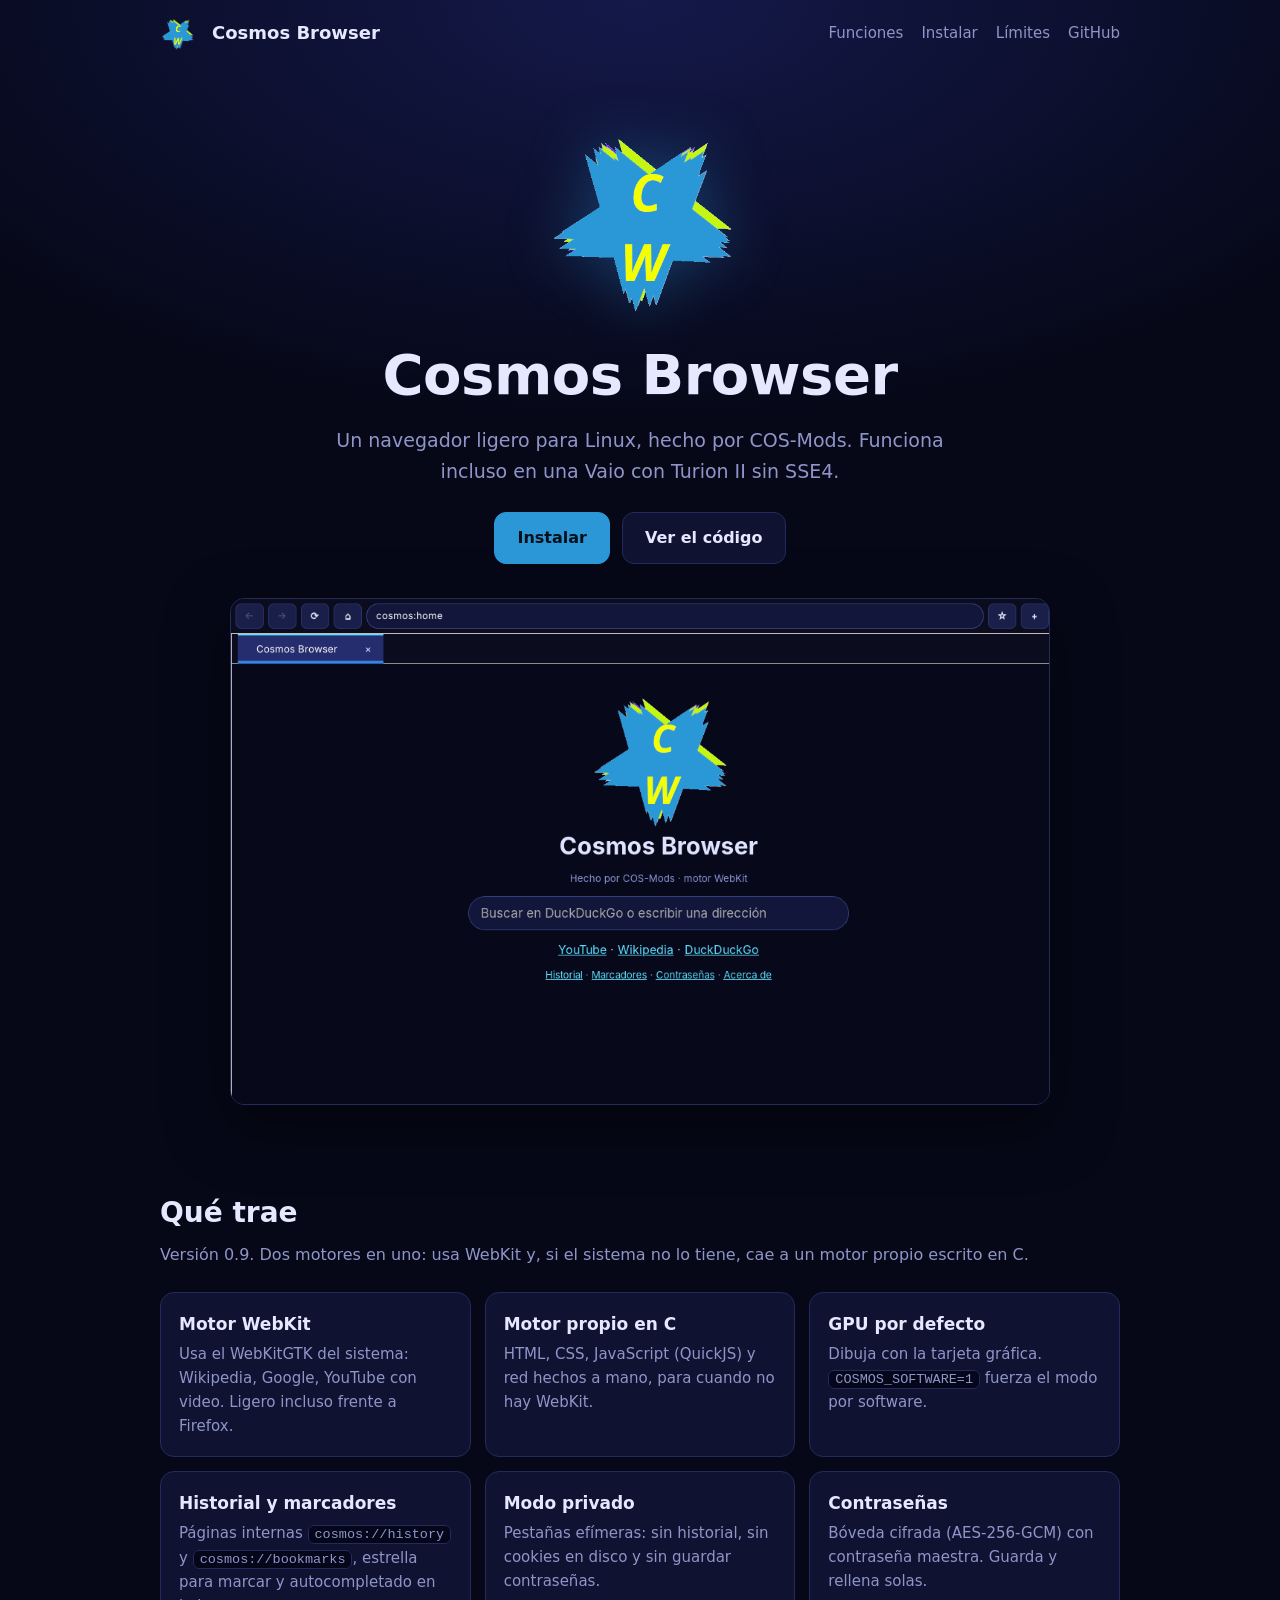
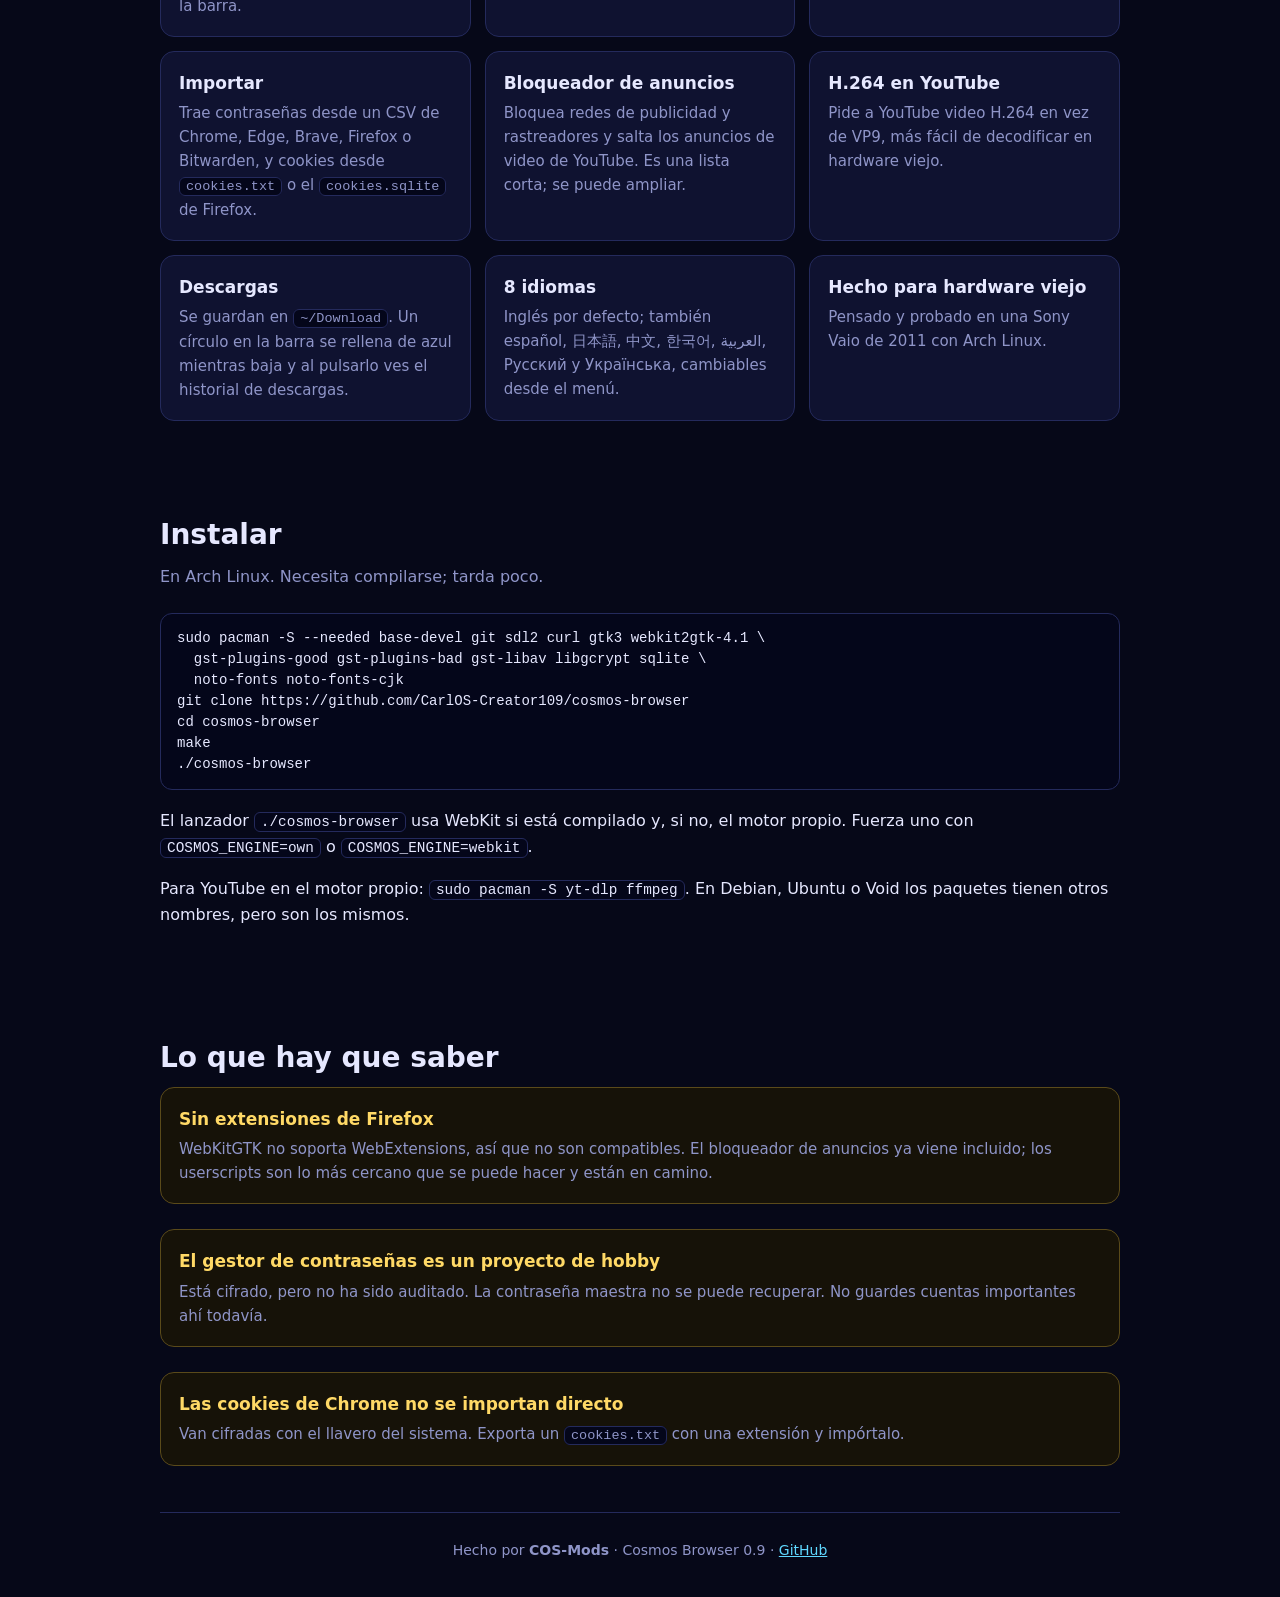
<file: site/index.html>
<!doctype html>
<html lang="es"><head><meta charset="utf-8"><meta name="viewport" content="width=device-width,initial-scale=1">
<title>Cosmos Browser</title>
<meta name="description" content="Cosmos Browser: un navegador ligero para Linux hecho por COS-Mods, con WebKit y un motor propio en C para hardware viejo.">
<meta property="og:title" content="Cosmos Browser"><meta property="og:description" content="Navegador ligero para Linux, hecho por COS-Mods.">
<meta property="og:image" content="img/logo.png"><meta name="theme-color" content="#060818">
<link rel="icon" href="img/favicon.png"><link rel="stylesheet" href="style.css"></head>
<body><div class="wrap">
<nav><img src="img/logo.png" alt=""><b>Cosmos Browser</b><a href="#funciones">Funciones</a><a href="#instalar">Instalar</a><a href="#limites">Límites</a><a href="https://github.com/CarlOS-Creator109/cosmos-browser">GitHub</a></nav>

<header class="hero">
<img class="logo" src="img/logo.png" alt="Logo de Cosmos Browser">
<h1>Cosmos Browser</h1>
<p class="tag">Un navegador ligero para Linux, hecho por COS-Mods. Funciona incluso en una Vaio con Turion II sin SSE4.</p>
<div class="btns"><a class="btn main" href="#instalar">Instalar</a><a class="btn" href="https://github.com/CarlOS-Creator109/cosmos-browser">Ver el código</a></div>
<div class="shot"><img src="img/inicio.png" alt="Página de inicio de Cosmos Browser" width="1100" height="680"></div>
</header>

<section id="funciones"><h2>Qué trae</h2><p class="sub">Versión 0.9. Dos motores en uno: usa WebKit y, si el sistema no lo tiene, cae a un motor propio escrito en C.</p>
<div class="grid">
<div class="card"><h3>Motor WebKit</h3><p>Usa el WebKitGTK del sistema: Wikipedia, Google, YouTube con video. Ligero incluso frente a Firefox.</p></div>
<div class="card"><h3>Motor propio en C</h3><p>HTML, CSS, JavaScript (QuickJS) y red hechos a mano, para cuando no hay WebKit.</p></div>
<div class="card"><h3>GPU por defecto</h3><p>Dibuja con la tarjeta gráfica. <code>COSMOS_SOFTWARE=1</code> fuerza el modo por software.</p></div>
<div class="card"><h3>Historial y marcadores</h3><p>Páginas internas <code>cosmos://history</code> y <code>cosmos://bookmarks</code>, estrella para marcar y autocompletado en la barra.</p></div>
<div class="card"><h3>Modo privado</h3><p>Pestañas efímeras: sin historial, sin cookies en disco y sin guardar contraseñas.</p></div>
<div class="card"><h3>Contraseñas</h3><p>Bóveda cifrada (AES-256-GCM) con contraseña maestra. Guarda y rellena solas.</p></div>
<div class="card"><h3>Importar</h3><p>Trae contraseñas desde un CSV de Chrome, Edge, Brave, Firefox o Bitwarden, y cookies desde <code>cookies.txt</code> o el <code>cookies.sqlite</code> de Firefox.</p></div>
<div class="card"><h3>Bloqueador de anuncios</h3><p>Bloquea redes de publicidad y rastreadores y salta los anuncios de video de YouTube. Es una lista corta; se puede ampliar.</p></div>
<div class="card"><h3>H.264 en YouTube</h3><p>Pide a YouTube video H.264 en vez de VP9, más fácil de decodificar en hardware viejo.</p></div>
<div class="card"><h3>Descargas</h3><p>Se guardan en <code>~/Download</code>. Un círculo en la barra se rellena de azul mientras baja y al pulsarlo ves el historial de descargas.</p></div>
<div class="card"><h3>8 idiomas</h3><p>Inglés por defecto; también español, 日本語, 中文, 한국어, العربية, Русский y Українська, cambiables desde el menú.</p></div>
<div class="card"><h3>Hecho para hardware viejo</h3><p>Pensado y probado en una Sony Vaio de 2011 con Arch Linux.</p></div>
</div></section>

<section id="instalar"><h2>Instalar</h2><p class="sub">En Arch Linux. Necesita compilarse; tarda poco.</p>
<pre><code>sudo pacman -S --needed base-devel git sdl2 curl gtk3 webkit2gtk-4.1 \
  gst-plugins-good gst-plugins-bad gst-libav libgcrypt sqlite \
  noto-fonts noto-fonts-cjk
git clone https://github.com/CarlOS-Creator109/cosmos-browser
cd cosmos-browser
make
./cosmos-browser</code></pre>
<p>El lanzador <code>./cosmos-browser</code> usa WebKit si está compilado y, si no, el motor propio. Fuerza uno con <code>COSMOS_ENGINE=own</code> o <code>COSMOS_ENGINE=webkit</code>.</p>
<p>Para YouTube en el motor propio: <code>sudo pacman -S yt-dlp ffmpeg</code>. En Debian, Ubuntu o Void los paquetes tienen otros nombres, pero son los mismos.</p></section>

<section id="limites"><h2>Lo que hay que saber</h2>
<div class="card honest"><h3>Sin extensiones de Firefox</h3><p>WebKitGTK no soporta WebExtensions, así que no son compatibles. El bloqueador de anuncios ya viene incluido; los userscripts son lo más cercano que se puede hacer y están en camino.</p></div>
<br><div class="card honest"><h3>El gestor de contraseñas es un proyecto de hobby</h3><p>Está cifrado, pero no ha sido auditado. La contraseña maestra no se puede recuperar. No guardes cuentas importantes ahí todavía.</p></div>
<br><div class="card honest"><h3>Las cookies de Chrome no se importan directo</h3><p>Van cifradas con el llavero del sistema. Exporta un <code>cookies.txt</code> con una extensión y impórtalo.</p></div>
</section>

<footer>Hecho por <b>COS-Mods</b> · Cosmos Browser 0.9 · <a href="https://github.com/CarlOS-Creator109/cosmos-browser">GitHub</a></footer>
</div></body></html>
</file>
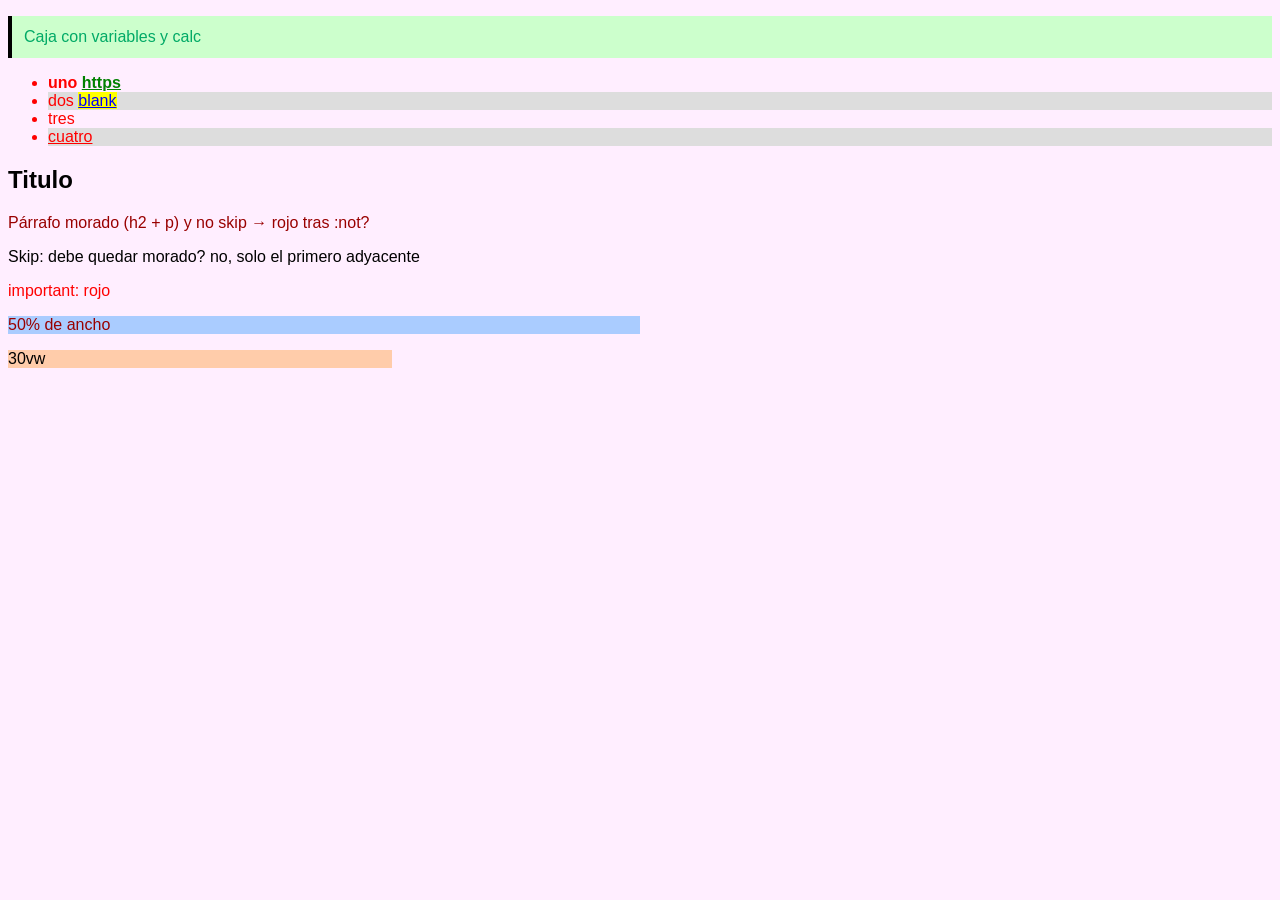
<file: tests/css1.html>
<!doctype html><html><head><meta charset="utf-8"><title>css1</title>
<style>
:root{--main:#0a6;--pad:12px;--bg:#fef}
body{background:var(--bg);font-family:sans-serif}
.box{padding:var(--pad);color:var(--main);margin:calc(2 * 8px) 0}
ul > li{color:red}
ul li a{color:blue}
li:first-child{font-weight:bold}
li:nth-child(even){background:#ddd}
li:last-child{text-decoration:underline}
h2 + p{color:purple}
a[href^="https"]{color:green}
a[target=_blank]{background:yellow}
p:not(.skip){border:0;color:#900}
.imp{color:red !important}
.imp{color:blue}
@media (max-width: 600px){ .box{background:#f00} }
@media (min-width: 600px){ .box{border-left:4px solid #000;background:#cfc} }
@media print{ .box{display:none} }
p.w{width:calc(50% - 10px);width:50%;background:#acf}
.vw{width:30vw;background:#fca}
a:hover{color:orange}
</style></head><body>
<div class="box">Caja con variables y calc</div>
<ul><li>uno <a href="https://x.org">https</a></li><li>dos <a href="http://x.org" target="_blank">blank</a></li><li>tres</li><li>cuatro</li></ul>
<h2>Titulo</h2><p>Párrafo morado (h2 + p) y no skip → rojo tras :not?</p>
<p class="skip">Skip: debe quedar morado? no, solo el primero adyacente</p>
<p class="imp">important: rojo</p>
<p class="w">50% de ancho</p>
<div class="vw">30vw</div>
</body></html>
</file>
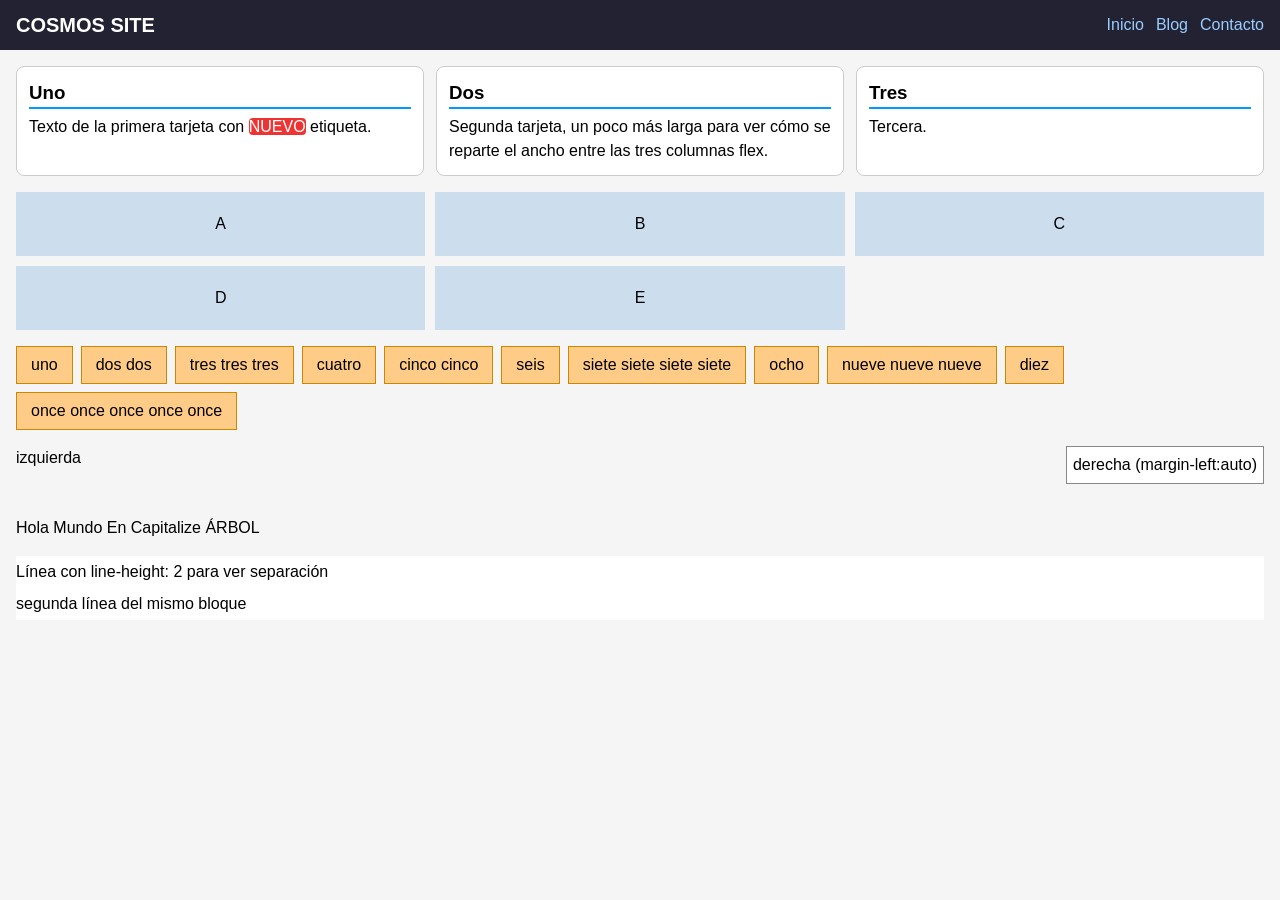
<file: tests/css2.html>
<!doctype html><html><head><meta charset="utf-8"><title>css2</title>
<style>
*{box-sizing:border-box}
body{margin:0;font-family:sans-serif;line-height:1.5;background:#f5f5f5}
.nav{display:flex;justify-content:space-between;align-items:center;background:#223;color:#fff;padding:10px 16px}
.nav a{color:#9cf;text-decoration:none;margin-left:12px}
.nav .logo{font-weight:bold;font-size:20px;text-transform:uppercase;color:#fff}
.row{display:flex;gap:12px;padding:16px}
.card{flex:1;background:#fff;border:1px solid #ccc;border-radius:8px;padding:12px}
.card h3{margin:0 0 6px;border-bottom:2px solid #09f}
.badge{background:#e33;color:#fff;border-radius:4px}
.grid{display:grid;grid-template-columns:repeat(3,1fr);gap:10px;padding:0 16px 16px}
.grid div{background:#cde;padding:20px;text-align:center}
.wrap{display:flex;flex-wrap:wrap;gap:8px;padding:0 16px}
.wrap span{background:#fc8;padding:6px 14px;border:1px solid #c80}
.push{margin-left:auto;background:#fff;border:1px solid #888;padding:6px}
.bar{display:flex;padding:16px}
.cap{text-transform:capitalize}
.lh{line-height:2;background:#fff;margin:0 16px}
</style></head><body>
<div class="nav"><span class="logo">Cosmos site</span><span><a href="#">Inicio</a><a href="#">Blog</a><a href="#">Contacto</a></span></div>
<div class="row">
<div class="card"><h3>Uno</h3>Texto de la primera tarjeta con <span class="badge">NUEVO</span> etiqueta.</div>
<div class="card"><h3>Dos</h3>Segunda tarjeta, un poco más larga para ver cómo se reparte el ancho entre las tres columnas flex.</div>
<div class="card"><h3>Tres</h3>Tercera.</div>
</div>
<div class="grid"><div>A</div><div>B</div><div>C</div><div>D</div><div>E</div></div>
<div class="wrap"><span>uno</span><span>dos dos</span><span>tres tres tres</span><span>cuatro</span><span>cinco cinco</span><span>seis</span><span>siete siete siete siete</span><span>ocho</span><span>nueve nueve nueve</span><span>diez</span><span>once once once once once</span></div>
<div class="bar"><div>izquierda</div><div class="push">derecha (margin-left:auto)</div></div>
<p class="cap" style="padding:0 16px">hola mundo en capitalize ÁRBOL</p>
<div class="lh">Línea con line-height: 2 para ver separación<br>segunda línea del mismo bloque</div>
</body></html>
</file>
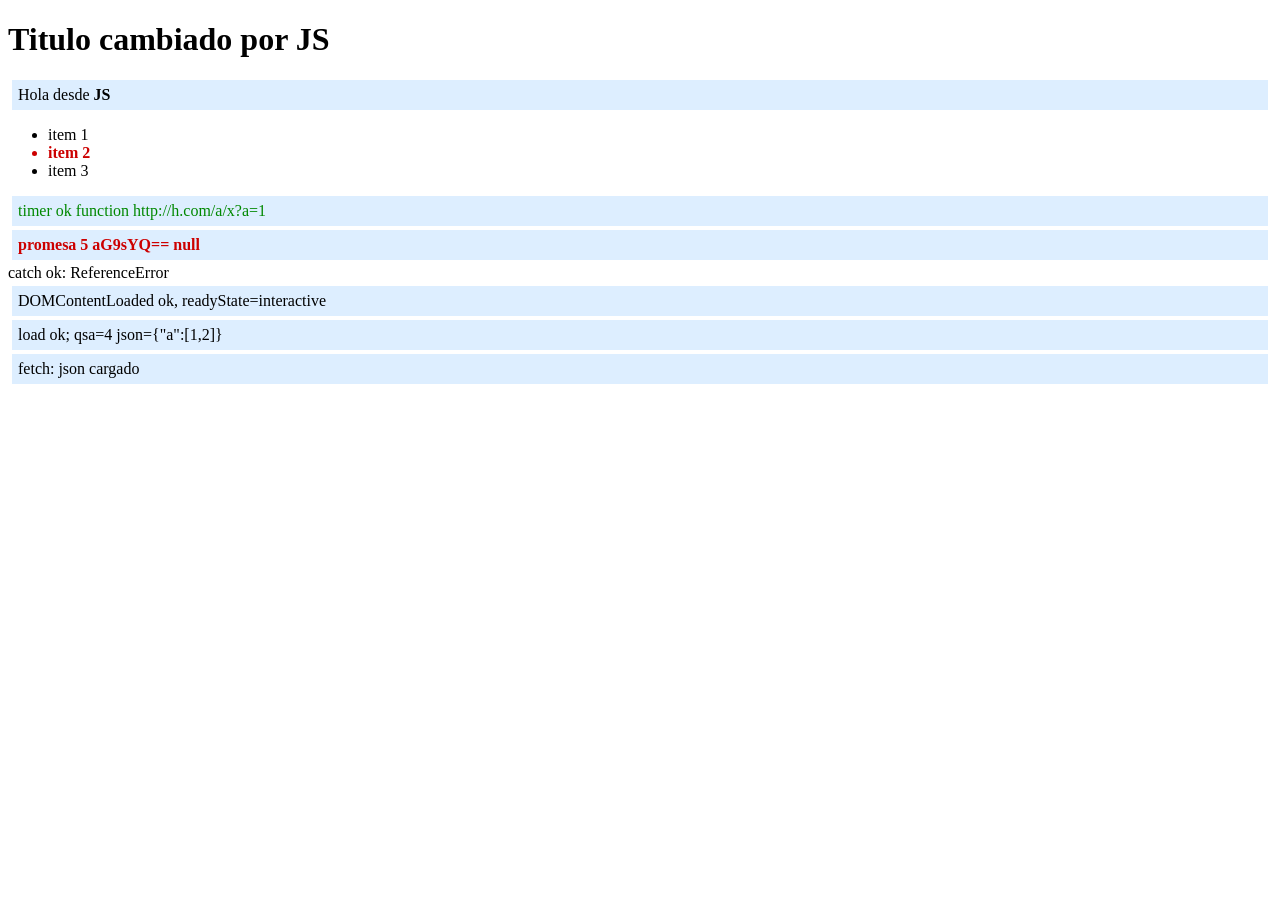
<file: tests/js1.html>
<!doctype html><html><head><title>JS test</title>
<style>.box{background:#def;padding:6px;margin:4px} .hot{color:#c00;font-weight:bold}</style></head>
<body><h1 id="t">Titulo</h1><div id="out"></div><ul id="list"></ul>
<script>
var out = document.getElementById('out');
out.innerHTML = '<p class="box">Hola desde <b>JS</b></p>';
document.getElementById('t').textContent = 'Titulo cambiado por JS';
for (var i=1;i<=3;i++){ var li=document.createElement('li'); li.textContent='item '+i; li.className = i==2?'hot':''; document.getElementById('list').appendChild(li); }
var d=document.createElement('div'); d.className='box'; d.id='later'; d.textContent='esperando timer...'; document.body.appendChild(d);
setTimeout(function(){ d.textContent='timer ok '+ (typeof URL) + ' ' + new URL('../x?a=1','http://h.com/a/b/c').href; d.style.color='#080'; },100);
document.addEventListener('DOMContentLoaded', function(){ var e=document.createElement('div'); e.className='box'; e.textContent='DOMContentLoaded ok, readyState='+document.readyState; document.body.appendChild(e); });
window.addEventListener('load', function(){ var e=document.createElement('div'); e.className='box'; e.textContent='load ok; qsa=' + document.querySelectorAll('.box').length + ' json=' + JSON.stringify({a:[1,2]}); document.body.appendChild(e); });
Promise.resolve(5).then(function(v){ var e=document.createElement('div'); e.className='box hot'; e.textContent='promesa '+v+' '+btoa('hola')+' '+localStorage.getItem('x'); document.body.appendChild(e); });
</script>
<script>
fetch('js1b.json').then(r=>r.json()).then(j=>{ var e=document.createElement('div'); e.className='box'; e.textContent='fetch: '+j.msg; document.body.appendChild(e); });
try { nope(); } catch(e) { var z=document.createElement('div'); z.textContent='catch ok: '+e.name; document.body.appendChild(z); }
</script>
</body></html>
</file>
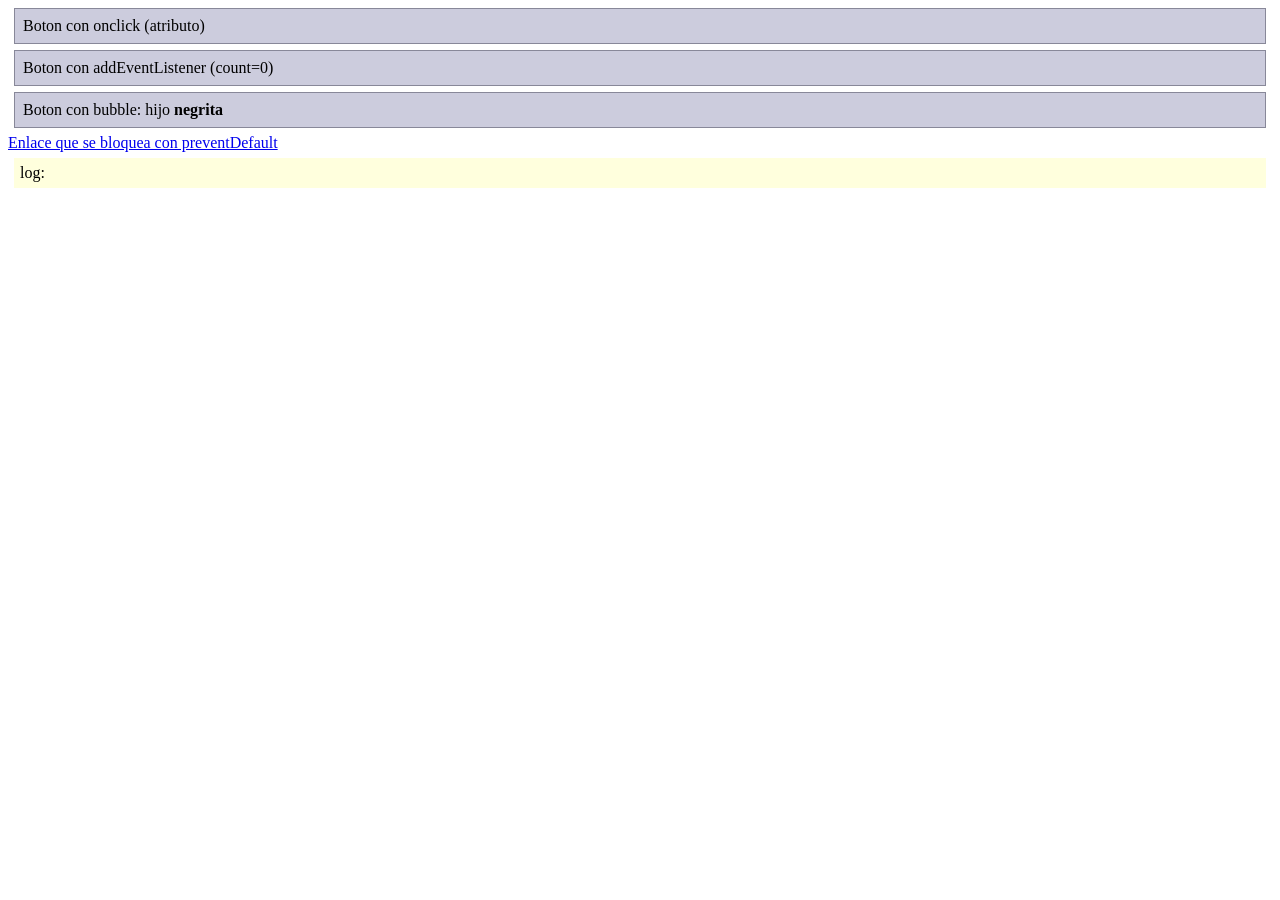
<file: tests/js2.html>
<!doctype html><html><head><title>JS clicks</title>
<style>.btn{display:block;background:#ccd;padding:8px;margin:6px;border:1px solid #889} .on{background:#9d9;} #log{background:#ffd;padding:6px;margin:6px}</style></head>
<body><div class="btn" id="b1" onclick="document.getElementById('log').textContent+=' [attr-click]'; this.className='btn on'">Boton con onclick (atributo)</div>
<div class="btn" id="b2">Boton con addEventListener (count=0)</div>
<div class="btn" id="b3">Boton con bubble: hijo <b id="kid">negrita</b></div>
<a id="lnk" href="http://example.com/">Enlace que se bloquea con preventDefault</a>
<div id="log">log:</div>
<script>
var n=0, b2=document.getElementById('b2');
b2.addEventListener('click', function(e){ n++; b2.textContent='Boton con addEventListener (count='+n+')'; });
document.getElementById('b3').addEventListener('click', function(e){ document.getElementById('log').textContent+=' [bubble target='+e.target.tagName+' cur='+e.currentTarget.id+']'; });
document.getElementById('lnk').addEventListener('click', function(e){ e.preventDefault(); document.getElementById('log').textContent+=' [prevented]'; });
var tick=0; setInterval(function(){ tick++; document.title='tick'+tick; },100);
</script></body></html>
</file>
<file: site/style.css>
:root{--bg:#060818;--panel:#0f1230;--line:#242a5c;--txt:#e6e8ff;--mut:#8f95c8;--blue:#2b97d6;--lime:#ccff00;--cy:#5fd8ff}
*{box-sizing:border-box}html{scroll-behavior:smooth;background:var(--bg)}
body{margin:0;background:radial-gradient(1200px 600px at 50% 0,#14194a 0,transparent 70%) no-repeat,var(--bg);color:var(--txt);
font:16px/1.6 system-ui,-apple-system,"Segoe UI",Roboto,sans-serif}
a{color:var(--cy)}a:hover{color:var(--lime)}
.wrap{max-width:1000px;margin:0 auto;padding:0 20px}
nav{display:flex;align-items:center;gap:18px;padding:16px 0}
nav img{width:34px;height:34px}nav b{font-size:18px;margin-right:auto}
nav a{text-decoration:none;color:var(--mut);font-size:15px}nav a:hover{color:var(--txt)}
.hero{text-align:center;padding:56px 0 40px}
.hero img.logo{width:190px;height:190px;filter:drop-shadow(0 0 30px #2b97d655)}
h1{font-size:clamp(34px,6vw,56px);margin:10px 0 6px;letter-spacing:-.5px}
.tag{color:var(--mut);font-size:19px;max-width:620px;margin:0 auto 26px}
.btns{display:flex;gap:12px;justify-content:center;flex-wrap:wrap}
.btn{display:inline-block;padding:12px 22px;border-radius:12px;text-decoration:none;font-weight:600;border:1px solid var(--line);background:var(--panel);color:var(--txt)}
.btn.main{background:var(--blue);border-color:var(--blue);color:#04101c}.btn.main:hover{background:var(--lime);border-color:var(--lime);color:#04101c}
.shot{margin:34px auto 0;max-width:820px;border:1px solid var(--line);border-radius:14px;overflow:hidden;box-shadow:0 20px 60px #0008}
.shot img{display:block;width:100%;height:auto}
section{padding:46px 0}h2{font-size:28px;margin:0 0 6px}.sub{color:var(--mut);margin:0 0 24px}
.grid{display:grid;grid-template-columns:repeat(auto-fit,minmax(250px,1fr));gap:14px}
.card{background:var(--panel);border:1px solid var(--line);border-radius:14px;padding:18px}
.card h3{margin:0 0 4px;font-size:17px}.card p{margin:0;color:var(--mut);font-size:15px}
pre{background:#04061a;border:1px solid var(--line);border-radius:12px;padding:14px 16px;overflow:auto;font-size:14px;line-height:1.5;margin:8px 0 18px}
code{font-family:ui-monospace,Menlo,Consolas,monospace}p code{background:#04061a;border:1px solid var(--line);border-radius:6px;padding:1px 6px;font-size:.9em}
.honest{border-color:#5a4a1a;background:#161208}.honest h3{color:#ffd966}
ul.l{padding-left:20px;color:var(--mut)}ul.l b{color:var(--txt)}
footer{border-top:1px solid var(--line);padding:26px 0 40px;color:var(--mut);font-size:14px;text-align:center}
@media(max-width:600px){nav{flex-wrap:wrap;gap:8px 14px}nav b{flex:1}nav a{font-size:14px}.hero{padding-top:30px}pre{font-size:12.5px}}
</file>
